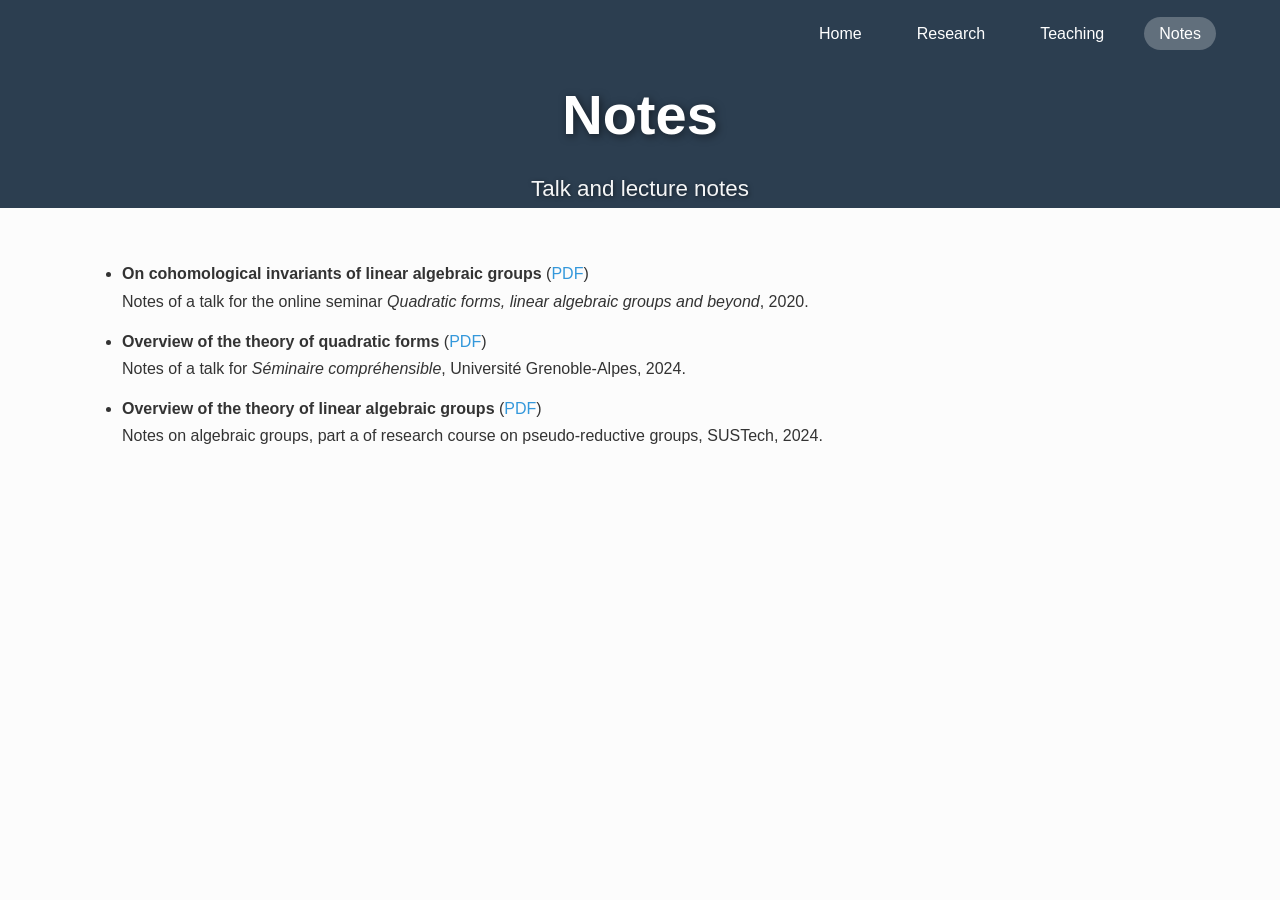
<file: notes.html>
<!DOCTYPE html>
<html lang="en">
<head>
  <meta charset="UTF-8">
  <meta name="viewport" content="width=device-width, initial-scale=1.0">
  <title>Notes | Alexandre Lourdeaux</title>
  <link rel="canonical" href="https://alexldx.github.io/notes.html" />
  <meta name="description" content="Lecture notes and presentation slides from mathematics seminars by Alexandre Lourdeaux.">
  <link rel="stylesheet" href="styles.css">
</head>
<body>



<header class="banner" style="height: auto; min-height: 200px;">
    <div class="banner-overlay" style="position: relative; background-color: #2c3e50;">
      <nav class="navbar-overlay">
        <ul>
          <li><a href="index.html">Home</a></li>
          <li><a href="research.html">Research</a></li>
          <li><a href="teaching.html">Teaching</a></li>
          <li><a href="notes.html" class="active">Notes</a></li>
        </ul>
      </nav>
      <div class="banner-text">
        <h2>Notes</h2>
        <p>Talk and lecture notes</p>
      </div>
    </div>
  </header>





  

  <div class="container">
    <section class="content-section">
      <div class="list-doc">
        <ul>
          <li>
            <p><strong>On cohomological invariants of linear algebraic groups</strong> (<a href="BeamerOnlineSeminarCondensed.pdf" target="_blank">PDF</a>)</p>
            <p>Notes of a talk for the online seminar <em>Quadratic forms, linear algebraic groups and beyond</em>, 2020.</p>
          </li>

          <li>
            <p><strong>Overview of the theory of quadratic forms</strong> (<a href="SeminaireComprehensible.pdf" target="_blank">PDF</a>)</p>
            <p>Notes of a talk for <em>Séminaire compréhensible</em>, Université Grenoble-Alpes, 2024.</p>
          </li>

          <li>
            <p><strong>Overview of the theory of linear algebraic groups</strong> (<a href="OverviewLAG.pdf" target="_blank">PDF</a>)</p>
            <p>Notes on algebraic groups, part a of research course on pseudo-reductive groups, SUSTech, 2024.</p>
          </li>
        </ul>
      </div>
    </section>
  </div>

</body>
</html>
</file>
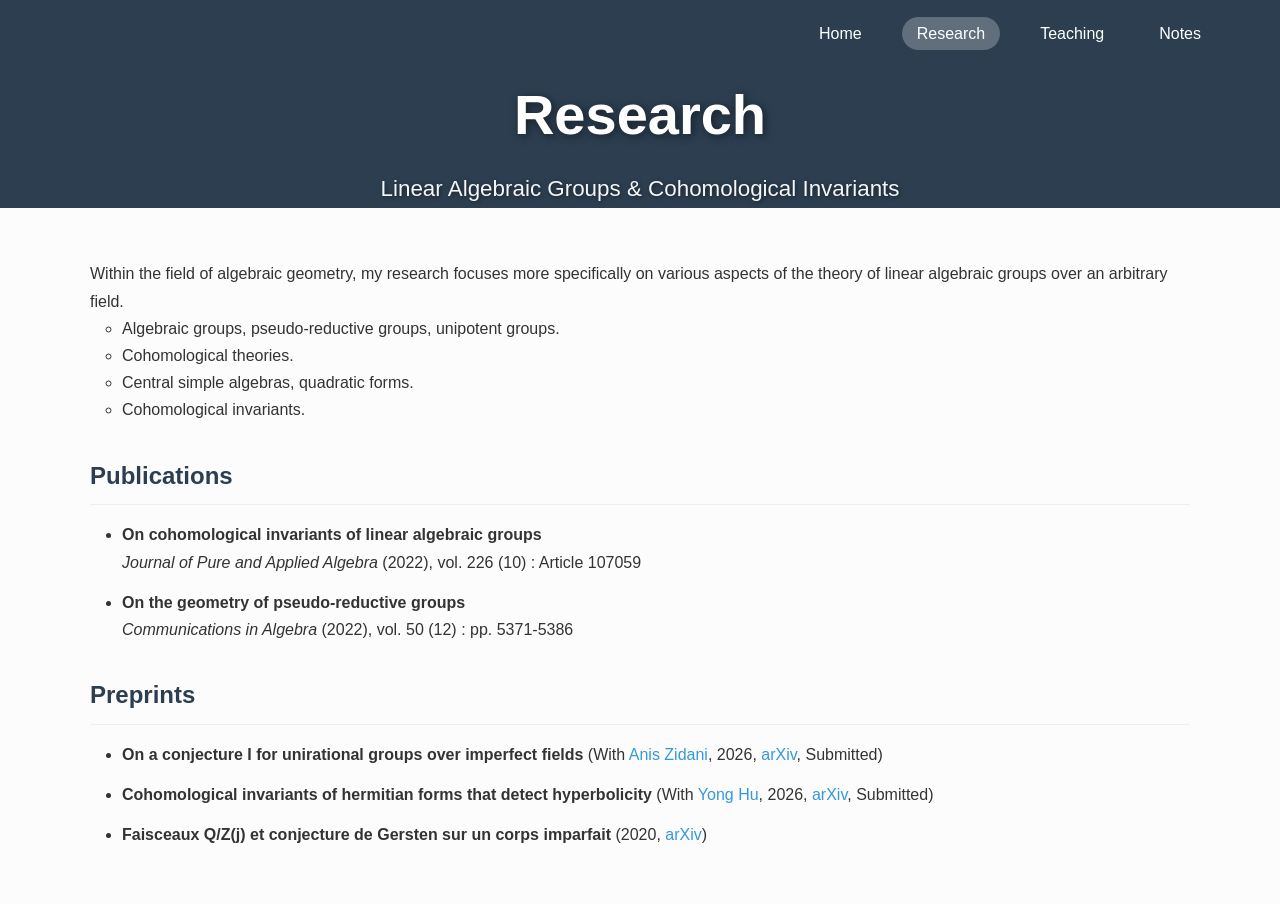
<file: research.html>
<!DOCTYPE html>
<html lang="en">
<head>
  <meta charset="UTF-8">
  <meta name="viewport" content="width=device-width, initial-scale=1.0">
  <title>Research | Alexandre Lourdeaux</title>
  <meta name="description" content="Research interests and publications of Alexandre Lourdeaux: Linear Algebraic Groups, Galois Cohomology, and Cohomological Invariants.">
  <link rel="canonical" href="https://alexldx.github.io/research.html" />
  <link rel="stylesheet" href="styles.css">
</head>
<body>

  <header class="banner" style="height: auto; min-height: 200px;">
    <div class="banner-overlay" style="position: relative; background-color: #2c3e50;">
      <nav class="navbar-overlay">
        <ul>
          <li><a href="index.html">Home</a></li>
          <li><a href="research.html" class="active">Research</a></li>
          <li><a href="teaching.html">Teaching</a></li>
          <li><a href="notes.html">Notes</a></li>
        </ul>
      </nav>
      <div class="banner-text">
        <h2>Research</h2>
        <p>Linear Algebraic Groups & Cohomological Invariants</p>
      </div>
    </div>
  </header>


  <div class="container">
    
    <section class="research-section">
      <p>
        Within the field of algebraic geometry, my research focuses more specifically on various aspects of the theory of linear algebraic groups over an arbitrary field.
      </p>
      <div class="list-doc2">
        <ul>
          <li>Algebraic groups, pseudo-reductive groups, unipotent groups.</li>
          <li>Cohomological theories.</li>
          <li>Central simple algebras, quadratic forms.</li>
          <li>Cohomological invariants.</li>
        </ul>
      </div>
    </section>

    <section class="research-section">
      <h2>Publications</h2>
      <div class="list-doc">
        <ul>
          <li>
            <strong>On cohomological invariants of linear algebraic groups</strong> <br>
            <em>Journal of Pure and Applied Algebra</em> (2022), vol. 226 (10) : Article 107059 
          </li>
          <li>
            <strong>On the geometry of pseudo-reductive groups</strong> <br>
            <em>Communications in Algebra</em> (2022), vol. 50 (12) : pp. 5371-5386 
          </li>
        </ul>
      </div>
    </section>

    <section class="research-section">
      <h2>Preprints</h2>
      <div class="list-doc">
        <ul>
          <li>
            <strong>On a conjecture I for unirational groups over imperfect fields</strong> (With <a href="https://webusers.imj-prg.fr/~anis.zidani/" target="_blank">Anis Zidani</a>, 2026, <a href="https://arxiv.org/abs/2604.05148" target="_blank">arXiv</a>, Submitted) 
          </li>
          <li>
            <strong>Cohomological invariants of hermitian forms that detect hyperbolicity</strong> (With <a href="https://math.sustech.edu.cn/e/huyong" target="_blank">Yong Hu</a>, 2026, <a href="https://arxiv.org/abs/2604.00581" target="_blank">arXiv</a>, Submitted) 
          </li>
          <li>
            <strong>Faisceaux Q/Z(j) et conjecture de Gersten sur un corps imparfait</strong> (2020, <a href="https://arxiv.org/abs/2010.09182v1" target="_blank">arXiv</a>) 
          </li>
        </ul>
      </div>
    </section>

  </div>

</body>
</html>
</file>
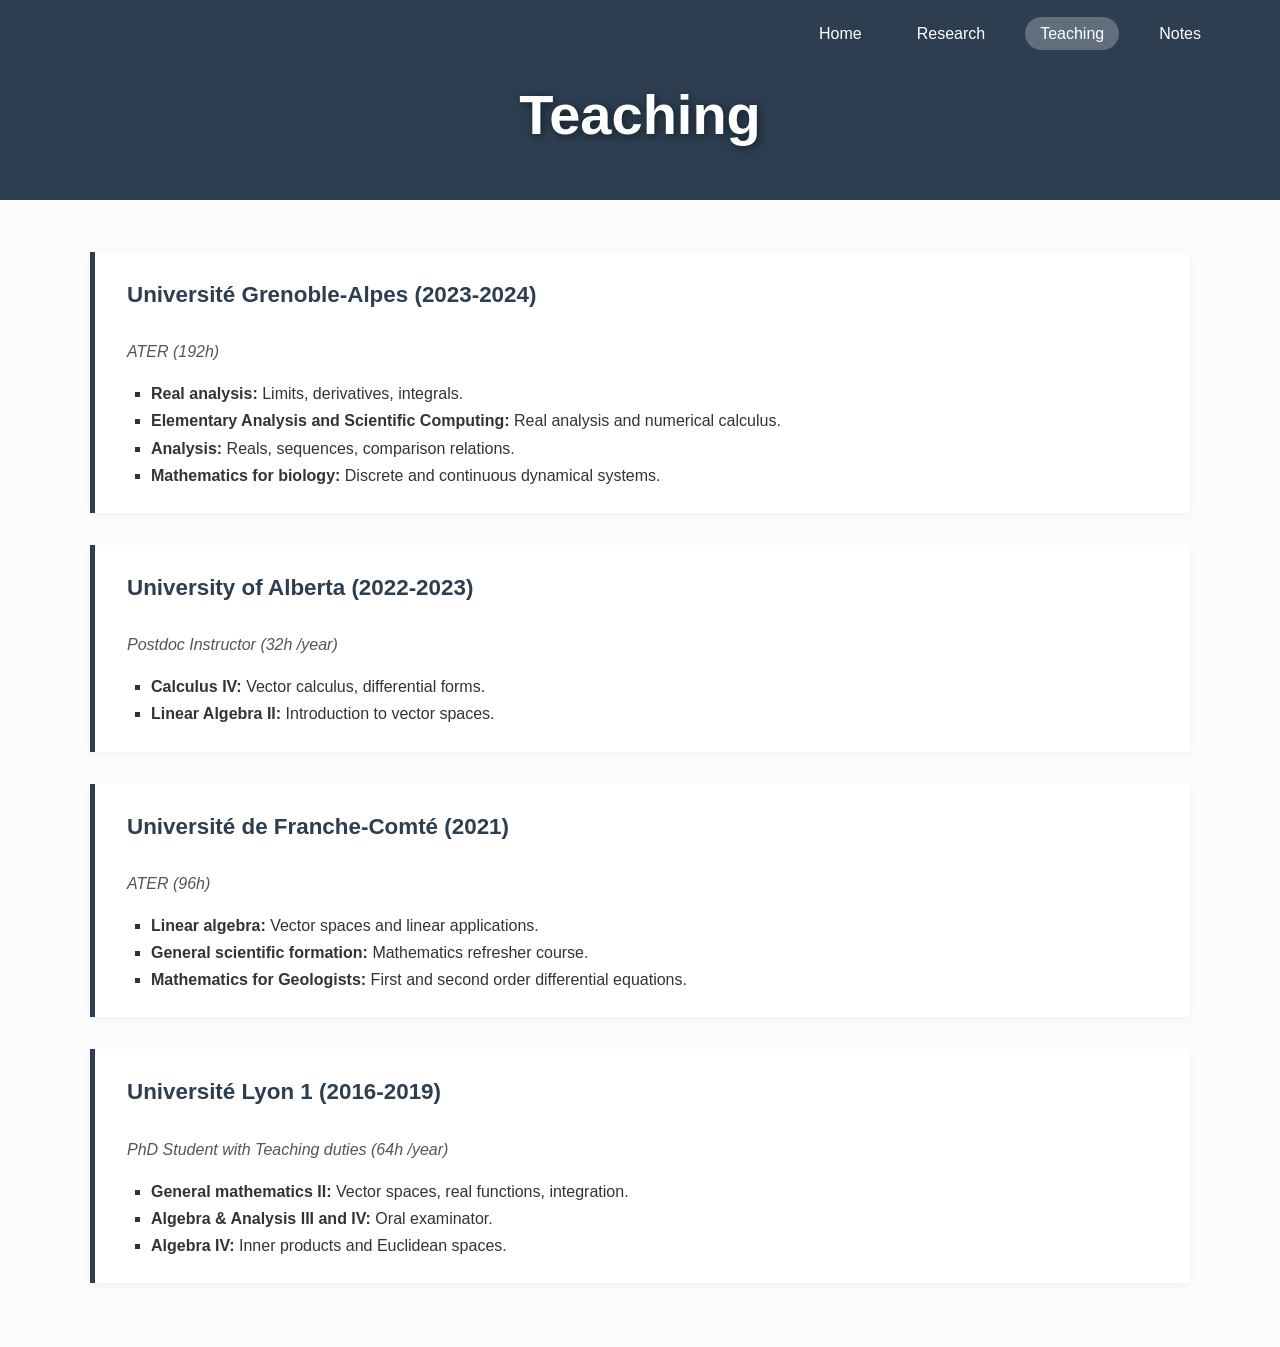
<file: teaching.html>
<!DOCTYPE html>
<html lang="en">
<head>
  <meta charset="UTF-8">
  <meta name="viewport" content="width=device-width, initial-scale=1.0">
  <title>Enseignement | Alexandre Lourdeaux</title>
  <meta name="description" content="Teaching experiences of Alexandre Lourdeaux : Algebra, Calculus, Analysis.">
  <link rel="canonical" href="https://alexldx.github.io/teaching.html" />
  <link rel="stylesheet" href="styles.css">
</head>
<body>

<header class="banner" style="height: auto; min-height: 200px;">
    <div class="banner-overlay" style="position: relative; background-color: #2c3e50;">
      <nav class="navbar-overlay">
        <ul>
          <li><a href="index.html">Home</a></li>
          <li><a href="research.html">Research</a></li>
          <li><a href="teaching.html" class="active">Teaching</a></li>
          <li><a href="notes.html">Notes</a></li>
        </ul>
      </nav>
      <div class="banner-text">
        <h2>Teaching</h2>
        
      </div>
    </div>
  </header>

  

  <div class="container">
    <section class="content-section">
      
      <div class="teaching-block">
        <h2>Université Grenoble-Alpes (2023-2024)</h2>
        <p>ATER (192h)</p>
        <ul>
          <li><strong>Real analysis:</strong> Limits, derivatives, integrals.</li>
          <li><strong>Elementary Analysis and Scientific Computing:</strong> Real analysis and numerical calculus.</li>
          <li><strong>Analysis:</strong> Reals, sequences, comparison relations.</li>
          <li><strong>Mathematics for biology:</strong> Discrete and continuous dynamical systems.</li>
        </ul>
      </div>

      <div class="teaching-block">
        <h2>University of Alberta (2022-2023)</h2>
        <p>Postdoc Instructor (32h /year)</p>
        <ul>
          <li><strong>Calculus IV:</strong> Vector calculus, differential forms.</li>
          <li><strong>Linear Algebra II:</strong> Introduction to vector spaces.</li>
        </ul>
      </div>

      <div class="teaching-block">
        <h2>Université de Franche-Comté (2021)</h2>
        <p>ATER (96h)</p>
        <ul>
          <li><strong>Linear algebra:</strong> Vector spaces and linear applications.</li>
          <li><strong>General scientific formation:</strong> Mathematics refresher course.</li>
          <li><strong>Mathematics for Geologists:</strong> First and second order differential equations.</li>
        </ul>
      </div>

      <div class="teaching-block">
        <h2>Université Lyon 1 (2016-2019)</h2>
        <p>PhD Student with Teaching duties (64h /year)</p>
        <ul>
          <li><strong>General mathematics II:</strong> Vector spaces, real functions, integration.</li>
          <li><strong>Algebra & Analysis III and IV:</strong> Oral examinator.</li>
          <li><strong>Algebra IV:</strong> Inner products and Euclidean spaces.</li>
        </ul>
      </div>

    </section>
  </div>

</body>
</html>
</file>
<file: styles.css>
/* --- 1. BASE & TYPOGRAPHIE --- */
* { 
    margin: 0; 
    padding: 0; 
    box-sizing: border-box; 
}

body {
    font-family: 'Inter', -apple-system, BlinkMacSystemFont, "Segoe UI", Roboto, sans-serif;
    color: #333;
    background-color: #fcfcfc;
    line-height: 1.7;
}

.container { 
    width: 90%; 
    max-width: 1100px; 
    margin: 0 auto; 
    padding: 2rem 0;
}

h1, h2, h3 {
    color: #2c3e50;
    margin-bottom: 1rem;
}

h2 {
    border-bottom: 1px solid #eee;
    padding-bottom: 8px;
    margin-top: 2rem;
}

/* --- 2. NAVIGATION & BANNIÈRE (HERO) --- */
.banner {
    position: relative;
    width: 100%;
    height: 60vh; /* Hauteur équilibrée */
    overflow: hidden;
    background-color: #2c3e50;
}


.banner-image img {
  width: 100%;
  height: 100%;
  object-fit: cover;
  /* Aligne l'image sur son centre vertical et horizontal */
  object-position: center 50%; 
}

.banner-overlay {
    position: absolute;
    top: 0; left: 0; width: 100%; height: 100%;
    background-color: rgba(0, 0, 0, 0.35); /* Voile pour la lisibilité */
    display: flex;
    flex-direction: column;
    color: #FFFFFF;
}

.navbar-overlay {
    width: 100%;
    padding: 20px 0;
    display: flex;
    justify-content: flex-end;
}

.navbar-overlay ul { 
    list-style: none; 
    display: flex; 
    gap: 25px; 
    padding-right: 5%;
}

.navbar-overlay ul li a {
    text-decoration: none;
    color: #FFFFFF;
    font-weight: 500;
    padding: 8px 15px;
    border-radius: 20px;
    transition: all 0.3s ease;
}

.navbar-overlay ul li a:hover,
.navbar-overlay ul li a.active {
    background-color: rgba(255, 255, 255, 0.25);
}

.banner-text {
    flex-grow: 1;
    display: flex;
    flex-direction: column;
    justify-content: center;
    align-items: center;
    text-align: center;
}

.banner-text h1 {
    font-size: 3.5rem;
    color: #FFFFFF;
    border: none;
    text-shadow: 2px 2px 8px rgba(0, 0, 0, 0.5);
    margin: 0;
}


.banner-text h2 {
    font-size: 3.5rem;
    color: #FFFFFF;
    border: none;
    text-shadow: 2px 2px 8px rgba(0, 0, 0, 0.5);
    margin: 0;
}


.banner-text p {
    font-size: 1.4rem;
    font-weight: 300;
    opacity: 0.95;
    text-shadow: 1px 1px 4px rgba(0, 0, 0, 0.5);
}


/* 1. Réduire l'espace sous la bannière */
.hero-banner, .banner {
  margin-bottom: 20px; /* Réduisez cette valeur (par exemple de 50px à 20px) */
}



/* --- 3. SECTIONS DE CONTENU --- */
/* Zone Introduction (Accueil) */
.intro {
    background: #f8f9fa;
    padding: 4rem 0;
    border-bottom: 1px solid #eee;
}

/* 2. Réduire l'espace interne en haut de la section intro */
.intro {
  padding-top: 20px; /* Diminuez le padding supérieur */
  padding-bottom: 40px;
}

.intro-flex {
    display: flex;
    flex-wrap: wrap;
    align-items: center;
    gap: 3rem;
}

.photo-profil img {
    width: 220px;
    height: 220px;
    object-fit: cover;
    border-radius: 4px;
    box-shadow: 0 4px 15px rgba(0,0,0,0.1);
}

.intro-texte { flex: 1; min-width: 300px; }
.intro-texte p { margin-bottom: 1.2rem; }

/* Bouton CV */
.btn-cv {
    display: inline-block;
    padding: 12px 30px;
    background-color: #2c3e50;
    color: #fff !important;
    text-decoration: none;
    border-radius: 50px;
    font-weight: 600;
    transition: all 0.3s ease;
    border: 2px solid #2c3e50;
    margin-top: 1rem;
}

.btn-cv:hover {
    background-color: transparent;
    color: #2c3e50 !important;
}

/* --- 4. ENSEIGNEMENT (CARTES) --- */
.teaching-block {
    background: #fff;
    border-left: 5px solid #2c3e50;
    margin-bottom: 2rem;
    padding: 1.5rem 2rem;
    box-shadow: 0 2px 8px rgba(0,0,0,0.05);
    border-radius: 0 4px 4px 0;
}

.teaching-block h2 { 
    margin-top: 0; 
    border: none; 
    color: #2c3e50;
    font-size: 1.4rem;
}

.teaching-block p { 
    margin: 5px 0 15px 0; 
    font-style: italic;
    color: #555;
}

.teaching-block ul {
    margin-left: 1.5rem;
    list-style-type: square;
}

/* --- 5. LISTES ET LIENS (RECHERCHE & NOTES) --- */
.list-doc2 ul {
    margin-left: 2rem;
    list-style-type: circle
}

.list-doc ul, .documents ul {
    margin-left: 2rem;
    margin-bottom: 1.5rem;
}

.list-doc li, .documents li {
    margin-bottom: 0.8rem;
}

a {
    color: #3498db;
    text-decoration: none;
    transition: color 0.2s;
}

a:hover {
    color: #2980b9;
    text-decoration: underline;
}

/* Style spécifique email */
.email a {
    color: #e67e22;
    font-weight: bold;
}

/* --- Styles pour les résumés déroulants (Abstracts) --- */
.abstract-container {
    margin-top: 8px;
    margin-bottom: 15px;
    border: 1px solid #eee;
    border-radius: 4px;
    background-color: #fafafa;
    transition: all 0.3s ease;
}

.abstract-container[open] {
    background-color: #fff;
    box-shadow: 0 2px 8px rgba(0,0,0,0.05);
}

summary {
    padding: 6px 12px;
    font-size: 0.9rem;
    font-weight: 600;
    color: #3498db;
    cursor: pointer;
    outline: none;
    list-style: none; /* Cache la flèche par défaut dans certains navigateurs */
}

summary::-webkit-details-marker {
    display: none; /* Cache la flèche sous Chrome/Safari */
}

summary:before {
    content: "▶ "; /* Ajoute un petit triangle personnalisé */
    font-size: 0.7rem;
    margin-right: 5px;
    transition: transform 0.2s;
    display: inline-block;
}

.abstract-container[open] summary:before {
    transform: rotate(90deg); /* Fait pivoter le triangle quand c'est ouvert */
}

summary:hover {
    color: #2c3e50;
    text-decoration: underline;
}

.abstract-content {
    padding: 10px 15px 15px 15px;
    font-size: 0.95rem;
    line-height: 1.5;
    color: #555;
    border-top: 1px solid #eee;
    font-style: italic;
}
</file>
